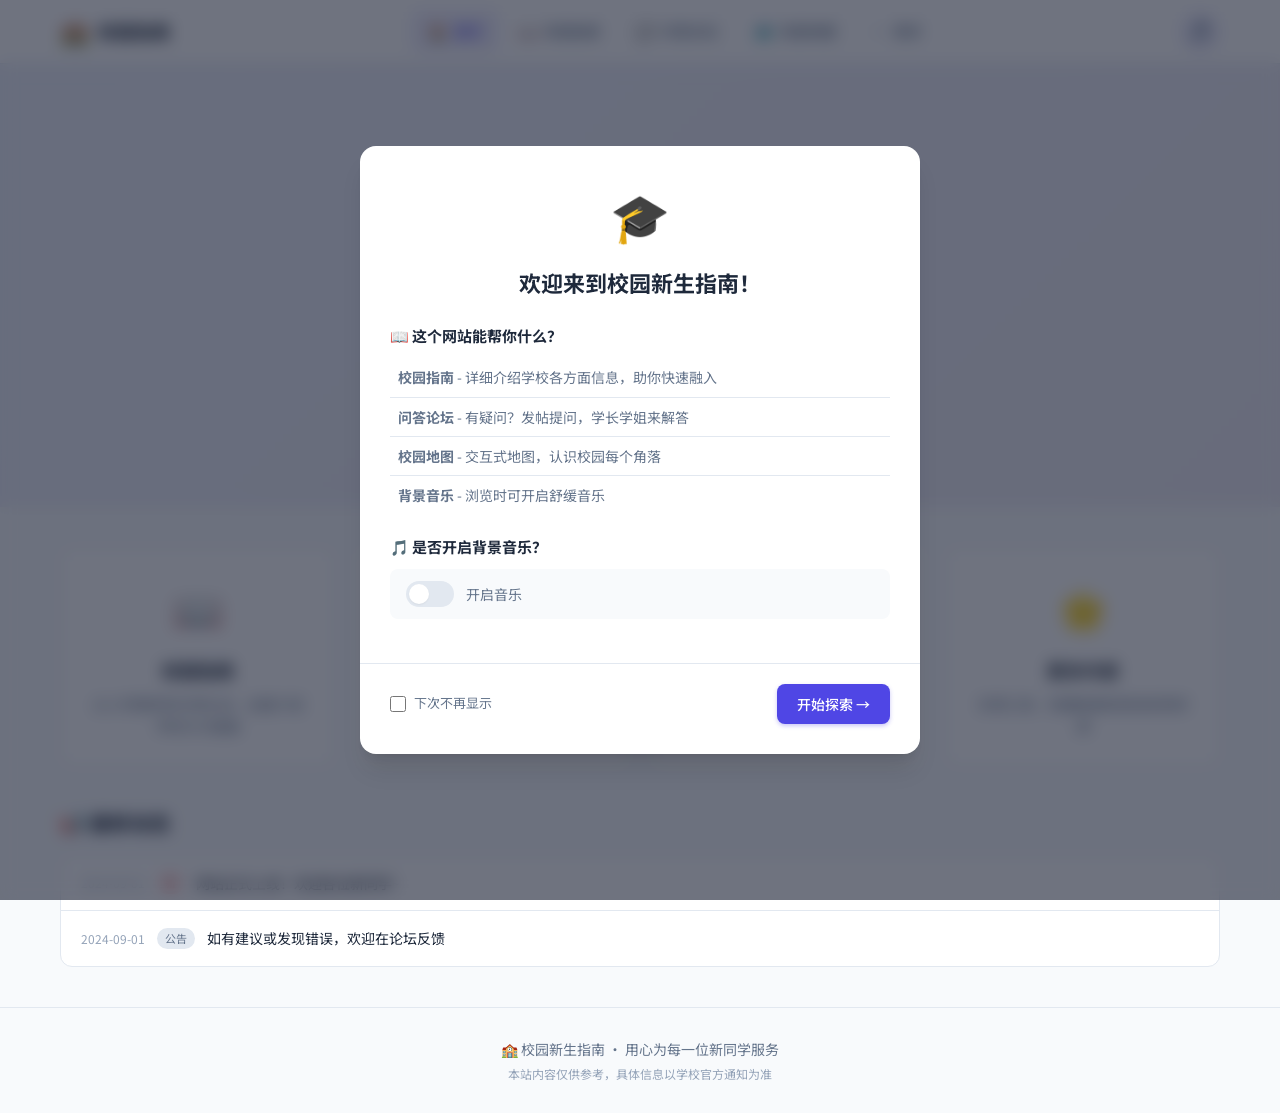
<file: index.html>
<!DOCTYPE html>
<html lang="zh-CN">
<head>
    <meta charset="UTF-8">
    <meta name="viewport" content="width=device-width, initial-scale=1.0">
    <title>校园新生指南</title>
    <link rel="stylesheet" href="css/style.css">
    <link rel="icon" href="data:image/svg+xml,<svg xmlns='http://www.w3.org/2000/svg' viewBox='0 0 100 100'><text y='.9em' font-size='90'>🏫</text></svg>">
    <!-- Google Fonts -->
    <link rel="preconnect" href="https://fonts.googleapis.com">
    <link rel="preconnect" href="https://fonts.gstatic.com" crossorigin>
    <link href="https://fonts.googleapis.com/css2?family=Noto+Sans+SC:wght@300;400;500;700&display=swap" rel="stylesheet">
</head>
<body>
    <!-- ============ 欢迎弹窗 ============ -->
    <div id="welcome-modal" class="modal-overlay">
        <div class="modal-container">
            <div class="modal-header">
                <div class="modal-icon">🎓</div>
                <h2>欢迎来到校园新生指南！</h2>
            </div>
            <div class="modal-body">
                <div class="modal-section">
                    <h3>📖 这个网站能帮你什么？</h3>
                    <ul>
                        <li><strong>校园指南</strong> - 详细介绍学校各方面信息，助你快速融入</li>
                        <li><strong>问答论坛</strong> - 有疑问？发帖提问，学长学姐来解答</li>
                        <li><strong>校园地图</strong> - 交互式地图，认识校园每个角落</li>
                        <li><strong>背景音乐</strong> - 浏览时可开启舒缓音乐</li>
                    </ul>
                </div>
                <div class="modal-section">
                    <h3>🎵 是否开启背景音乐？</h3>
                    <div class="music-toggle-modal">
                        <label class="toggle-switch">
                            <input type="checkbox" id="modal-music-toggle">
                            <span class="toggle-slider"></span>
                        </label>
                        <span class="toggle-label">开启音乐</span>
                    </div>
                    <div class="music-select-modal" id="modal-music-select" style="display:none;">
                        <select id="modal-music-choice">
                            <option value="music/track1.mp3">轻音乐 - 清晨阳光</option>
                            <option value="music/track2.mp3">钢琴曲 - 校园时光</option>
                            <option value="music/track3.mp3">自然声 - 鸟语花香</option>
                        </select>
                    </div>
                </div>
            </div>
            <div class="modal-footer">
                <label class="dont-show-again">
                    <input type="checkbox" id="dont-show-again">
                    <span>下次不再显示</span>
                </label>
                <button class="btn btn-primary" id="modal-close-btn">开始探索 →</button>
            </div>
        </div>
    </div>

    <!-- ============ 顶部导航栏 ============ -->
    <nav class="navbar" id="navbar">
        <div class="nav-container">
            <a href="#" class="nav-logo" data-page="home">
                <span class="logo-icon">🏫</span>
                <span class="logo-text">校园指南</span>
            </a>
            <div class="nav-menu" id="nav-menu">
                <a href="#" class="nav-link active" data-page="home">
                    <span class="nav-icon">🏠</span>
                    <span>首页</span>
                </a>
                <a href="#" class="nav-link" data-page="guide">
                    <span class="nav-icon">📖</span>
                    <span>校园指南</span>
                </a>
                <a href="#" class="nav-link" data-page="forum">
                    <span class="nav-icon">💬</span>
                    <span>问答论坛</span>
                </a>
                <a href="#" class="nav-link" data-page="map">
                    <span class="nav-icon">🗺️</span>
                    <span>校园地图</span>
                </a>
                <a href="#" class="nav-link" data-page="more">
                    <span class="nav-icon">⋯</span>
                    <span>更多</span>
                </a>
            </div>
            <div class="nav-actions">
                <button class="music-btn" id="music-toggle-btn" title="音乐播放器">
                    <span class="music-icon">🎵</span>
                </button>
                <button class="menu-toggle" id="menu-toggle" aria-label="菜单">
                    <span></span>
                    <span></span>
                    <span></span>
                </button>
            </div>
        </div>
    </nav>

    <!-- ============ 音乐播放器浮窗 ============ -->
    <div class="music-player" id="music-player">
        <div class="music-player-header">
            <span>🎵 音乐播放器</span>
            <button class="music-player-close" id="music-player-close">✕</button>
        </div>
        <div class="music-player-body">
            <div class="music-info">
                <div class="music-visualizer">
                    <span></span><span></span><span></span><span></span><span></span>
                </div>
                <span class="music-title" id="music-title">未播放</span>
            </div>
            <div class="music-controls">
                <button class="music-ctrl-btn" id="music-prev">⏮</button>
                <button class="music-ctrl-btn music-play-btn" id="music-play">▶</button>
                <button class="music-ctrl-btn" id="music-next">⏭</button>
            </div>
            <div class="music-volume">
                <span>🔊</span>
                <input type="range" id="music-volume" min="0" max="100" value="50">
            </div>
            <select class="music-selector" id="music-selector">
                <option value="music/track1.mp3">轻音乐 - 清晨阳光</option>
                <option value="music/track2.mp3">钢琴曲 - 校园时光</option>
                <option value="music/track3.mp3">自然声 - 鸟语花香</option>
            </select>
        </div>
    </div>

    <!-- ============ 主内容区域 ============ -->
    <main class="main-content">
        
        <!-- ===== 首页 ===== -->
        <section class="page active" id="page-home">
            <div class="hero-section">
                <div class="hero-bg"></div>
                <div class="hero-content">
                    <h1 class="hero-title">
                        <span class="hero-emoji">🎓</span>
                        欢迎，新同学！
                    </h1>
                    <p class="hero-subtitle">这里是你了解学校的第一站，我们为你准备了全面的校园指南</p>
                    <div class="hero-actions">
                        <button class="btn btn-primary btn-lg" data-navigate="guide">开始了解 →</button>
                        <button class="btn btn-outline btn-lg" data-navigate="forum">去提问 💬</button>
                    </div>
                </div>
            </div>

            <div class="container">
                <div class="features-grid">
                    <div class="feature-card" data-navigate="guide">
                        <div class="feature-icon">📖</div>
                        <h3>校园指南</h3>
                        <p>从入学报到到日常生活，全面介绍学校方方面面</p>
                    </div>
                    <div class="feature-card" data-navigate="forum">
                        <div class="feature-icon">💬</div>
                        <h3>问答论坛</h3>
                        <p>有任何疑问都可以发帖提问，热心同学为你解答</p>
                    </div>
                    <div class="feature-card" data-navigate="map">
                        <div class="feature-icon">🗺️</div>
                        <h3>校园地图</h3>
                        <p>交互式校园地图，帮你快速熟悉校园环境</p>
                    </div>
                    <div class="feature-card" data-navigate="more">
                        <div class="feature-icon">🌟</div>
                        <h3>更多内容</h3>
                        <p>实用工具、快捷链接和其他有用资源</p>
                    </div>
                </div>

                <!-- 最新动态 -->
                <div class="section-block">
                    <h2 class="section-title">📢 最新动态</h2>
                    <div class="news-list">
                        <div class="news-item">
                            <span class="news-date">2024-09-01</span>
                            <span class="news-tag new">新</span>
                            <span class="news-text">网站正式上线！欢迎各位新同学~</span>
                        </div>
                        <div class="news-item">
                            <span class="news-date">2024-09-01</span>
                            <span class="news-tag">公告</span>
                            <span class="news-text">如有建议或发现错误，欢迎在论坛反馈</span>
                        </div>
                    </div>
                </div>
            </div>
        </section>

        <!-- ===== 校园指南页 ===== -->
        <section class="page" id="page-guide">
            <div class="container">
                <div class="page-header">
                    <h1>📖 校园指南</h1>
                    <p>全面了解学校的方方面面</p>
                </div>

                <!-- 指南分类 -->
                <div class="guide-categories">
                    <button class="category-btn active" data-category="all">全部</button>
                    <button class="category-btn" data-category="enrollment">入学报到</button>
                    <button class="category-btn" data-category="academic">学习学术</button>
                    <button class="category-btn" data-category="life">校园生活</button>
                    <button class="category-btn" data-category="facility">设施服务</button>
                    <button class="category-btn" data-category="activity">社团活动</button>
                </div>

                <!-- 指南文章列表 -->
                <div class="guide-list" id="guide-list">
                    <!-- 示例文章卡片 -->
                    <article class="guide-card" data-category="enrollment" data-article="enrollment-guide">
                        <div class="guide-card-header">
                            <span class="guide-card-icon">📋</span>
                            <span class="guide-card-category">入学报到</span>
                        </div>
                        <h3>新生入学报到全流程</h3>
                        <p>从收到录取通知书开始，到完成报到的每一步详细指引...</p>
                        <div class="guide-card-footer">
                            <span class="guide-card-date">2024-08-15</span>
                            <span class="guide-card-read">阅读全文 →</span>
                        </div>
                    </article>

                    <article class="guide-card" data-category="life" data-article="dormitory-guide">
                        <div class="guide-card-header">
                            <span class="guide-card-icon">🏠</span>
                            <span class="guide-card-category">校园生活</span>
                        </div>
                        <h3>宿舍生活指南</h3>
                        <p>宿舍分配、生活用品、作息时间、室友相处...</p>
                        <div class="guide-card-footer">
                            <span class="guide-card-date">2024-08-16</span>
                            <span class="guide-card-read">阅读全文 →</span>
                        </div>
                    </article>

                    <article class="guide-card" data-category="academic" data-article="course-guide">
                        <div class="guide-card-header">
                            <span class="guide-card-icon">📚</span>
                            <span class="guide-card-category">学习学术</span>
                        </div>
                        <h3>选课与学习攻略</h3>
                        <p>如何选课、学习方法、考试安排、学分制度...</p>
                        <div class="guide-card-footer">
                            <span class="guide-card-date">2024-08-17</span>
                            <span class="guide-card-read">阅读全文 →</span>
                        </div>
                    </article>

                    <article class="guide-card" data-category="facility" data-article="facility-guide">
                        <div class="guide-card-header">
                            <span class="guide-card-icon">🏗️</span>
                            <span class="guide-card-category">设施服务</span>
                        </div>
                        <h3>校园设施与服务</h3>
                        <p>图书馆、食堂、体育馆、医务室等设施介绍...</p>
                        <div class="guide-card-footer">
                            <span class="guide-card-date">2024-08-18</span>
                            <span class="guide-card-read">阅读全文 →</span>
                        </div>
                    </article>

                    <article class="guide-card" data-category="activity" data-article="club-guide">
                        <div class="guide-card-header">
                            <span class="guide-card-icon">🎭</span>
                            <span class="guide-card-category">社团活动</span>
                        </div>
                        <h3>社团与课外活动</h3>
                        <p>丰富多彩的社团生活等你来探索...</p>
                        <div class="guide-card-footer">
                            <span class="guide-card-date">2024-08-19</span>
                            <span class="guide-card-read">阅读全文 →</span>
                        </div>
                    </article>

                    <article class="guide-card" data-category="life" data-article="food-guide">
                        <div class="guide-card-header">
                            <span class="guide-card-icon">🍜</span>
                            <span class="guide-card-category">校园生活</span>
                        </div>
                        <h3>美食与餐饮指南</h3>
                        <p>食堂推荐、周边美食、外卖攻略...</p>
                        <div class="guide-card-footer">
                            <span class="guide-card-date">2024-08-20</span>
                            <span class="guide-card-read">阅读全文 →</span>
                        </div>
                    </article>
                </div>

                <!-- 文章详情（动态显示） -->
                <div class="article-detail" id="article-detail" style="display:none;">
                    <button class="btn btn-back" id="back-to-guide">← 返回列表</button>
                    <div class="article-content" id="article-content">
                        <!-- 文章内容动态加载 -->
                    </div>
                    <!-- 评论区 -->
                    <div class="comments-section">
                        <h3 class="comments-title">💬 评论与补充</h3>
                        <p class="comments-desc">欢迎补充信息或提出疑问，评论经审核后显示</p>
                        
                        <div class="comments-list" id="comments-list">
                            <!-- 评论动态加载 -->
                            <div class="comment-placeholder">
                                <p>暂无评论，快来发表第一条吧！</p>
                            </div>
                        </div>

                        <div class="comment-form">
                            <h4>发表评论</h4>
                            <div class="form-row">
                                <div class="form-group">
                                    <label>昵称 *</label>
                                    <input type="text" id="comment-nickname" placeholder="输入你的昵称" maxlength="20">
                                </div>
                                <div class="form-group">
                                    <label>头像</label>
                                    <div class="avatar-picker" id="comment-avatar-picker">
                                        <span class="avatar-option selected" data-avatar="😊">😊</span>
                                        <span class="avatar-option" data-avatar="😎">😎</span>
                                        <span class="avatar-option" data-avatar="🤓">🤓</span>
                                        <span class="avatar-option" data-avatar="😄">😄</span>
                                        <span class="avatar-option" data-avatar="🥳">🥳</span>
                                        <span class="avatar-option" data-avatar="😇">😇</span>
                                        <span class="avatar-option" data-avatar="🤗">🤗</span>
                                        <span class="avatar-option" data-avatar="💪">💪</span>
                                    </div>
                                </div>
                            </div>
                            <div class="form-row" id="comment-info-row">
                                <div class="form-group">
                                    <label>年级 *</label>
                                    <select id="comment-grade">
                                        <option value="">选择年级</option>
                                    </select>
                                </div>
                                <div class="form-group">
                                    <label>班级 *</label>
                                    <select id="comment-class">
                                        <option value="">选择班级</option>
                                    </select>
                                </div>
                            </div>
                            <div class="form-group">
                                <label>评论内容 *</label>
                                <textarea id="comment-content" placeholder="写下你的评论..." rows="4" maxlength="500"></textarea>
                                <span class="char-count"><span id="comment-char-count">0</span>/500</span>
                            </div>
                            <button class="btn btn-primary" id="submit-comment">提交评论</button>
                            <p class="form-hint">* 年级班级信息仅管理员可见，不会公开显示</p>
                        </div>
                    </div>
                </div>
            </div>
        </section>

        <!-- ===== 问答论坛页 ===== -->
        <section class="page" id="page-forum">
            <div class="container">
                <div class="page-header">
                    <h1>💬 问答论坛</h1>
                    <p>有疑问？尽管问！学长学姐来帮忙</p>
                    <button class="btn btn-primary" id="new-post-btn">✏️ 发布新帖</button>
                </div>

                <!-- 发帖表单 -->
                <div class="post-form-container" id="post-form-container" style="display:none;">
                    <div class="post-form">
                        <h3>发布新帖子</h3>
                        <div class="form-row">
                            <div class="form-group">
                                <label>昵称 *</label>
                                <input type="text" id="post-nickname" placeholder="输入你的昵称" maxlength="20">
                            </div>
                            <div class="form-group">
                                <label>头像</label>
                                <div class="avatar-picker" id="post-avatar-picker">
                                    <span class="avatar-option selected" data-avatar="😊">😊</span>
                                    <span class="avatar-option" data-avatar="😎">😎</span>
                                    <span class="avatar-option" data-avatar="🤓">🤓</span>
                                    <span class="avatar-option" data-avatar="😄">😄</span>
                                    <span class="avatar-option" data-avatar="🥳">🥳</span>
                                    <span class="avatar-option" data-avatar="😇">😇</span>
                                    <span class="avatar-option" data-avatar="🤗">🤗</span>
                                    <span class="avatar-option" data-avatar="💪">💪</span>
                                </div>
                            </div>
                        </div>
                        <div class="form-row" id="post-info-row">
                            <div class="form-group">
                                <label>年级 *</label>
                                <select id="post-grade">
                                    <option value="">选择年级</option>
                                </select>
                            </div>
                            <div class="form-group">
                                <label>班级 *</label>
                                <select id="post-class">
                                    <option value="">选择班级</option>
                                </select>
                            </div>
                        </div>
                        <div class="form-group">
                            <label>标题 *</label>
                            <input type="text" id="post-title" placeholder="简洁描述你的问题" maxlength="50">
                        </div>
                        <div class="form-group">
                            <label>内容 *</label>
                            <textarea id="post-content" placeholder="详细描述你的问题..." rows="6" maxlength="1000"></textarea>
                            <span class="char-count"><span id="post-char-count">0</span>/1000</span>
                        </div>
                        <div class="form-group">
                            <label>分类</label>
                            <select id="post-category">
                                <option value="general">综合问题</option>
                                <option value="enrollment">入学相关</option>
                                <option value="academic">学习学术</option>
                                <option value="life">校园生活</option>
                                <option value="other">其他</option>
                            </select>
                        </div>
                        <div class="form-actions">
                            <button class="btn btn-primary" id="submit-post">提交帖子</button>
                            <button class="btn btn-outline" id="cancel-post">取消</button>
                        </div>
                        <p class="form-hint">* 帖子经审核后显示，年级班级信息仅管理员可见</p>
                    </div>
                </div>

                <!-- 帖子列表 -->
                <div class="forum-filters">
                    <button class="filter-btn active" data-filter="all">全部</button>
                    <button class="filter-btn" data-filter="general">综合</button>
                    <button class="filter-btn" data-filter="enrollment">入学</button>
                    <button class="filter-btn" data-filter="academic">学术</button>
                    <button class="filter-btn" data-filter="life">生活</button>
                    <button class="filter-btn" data-filter="other">其他</button>
                </div>

                <div class="posts-list" id="posts-list">
                    <div class="loading-placeholder">
                        <div class="loading-spinner"></div>
                        <p>加载中...</p>
                    </div>
                </div>

                <!-- 帖子详情（动态显示） -->
                <div class="post-detail" id="post-detail" style="display:none;">
                    <button class="btn btn-back" id="back-to-forum">← 返回论坛</button>
                    <div class="post-detail-content" id="post-detail-content">
                        <!-- 动态加载 -->
                    </div>
                    <!-- 回复区 -->
                    <div class="replies-section">
                        <h3>回复</h3>
                        <div class="replies-list" id="replies-list">
                            <!-- 动态加载 -->
                        </div>
                        <div class="reply-form">
                            <h4>发表回复</h4>
                            <div class="form-row">
                                <div class="form-group">
                                    <label>昵称 *</label>
                                    <input type="text" id="reply-nickname" placeholder="输入你的昵称" maxlength="20">
                                </div>
                                <div class="form-group">
                                    <label>头像</label>
                                    <div class="avatar-picker" id="reply-avatar-picker">
                                        <span class="avatar-option selected" data-avatar="😊">😊</span>
                                        <span class="avatar-option" data-avatar="😎">😎</span>
                                        <span class="avatar-option" data-avatar="🤓">🤓</span>
                                        <span class="avatar-option" data-avatar="😄">😄</span>
                                        <span class="avatar-option" data-avatar="🥳">🥳</span>
                                        <span class="avatar-option" data-avatar="😇">😇</span>
                                    </div>
                                </div>
                            </div>
                            <div class="form-row" id="reply-info-row">
                                <div class="form-group">
                                    <label>年级 *</label>
                                    <select id="reply-grade">
                                        <option value="">选择年级</option>
                                    </select>
                                </div>
                                <div class="form-group">
                                    <label>班级 *</label>
                                    <select id="reply-class">
                                        <option value="">选择班级</option>
                                    </select>
                                </div>
                            </div>
                            <div class="form-group">
                                <label>回复内容 *</label>
                                <textarea id="reply-content" placeholder="写下你的回复..." rows="4" maxlength="500"></textarea>
                            </div>
                            <button class="btn btn-primary" id="submit-reply">提交回复</button>
                            <p class="form-hint">* 回复经审核后显示，年级班级信息仅管理员可见</p>
                        </div>
                    </div>
                </div>
            </div>
        </section>

        <!-- ===== 校园地图页 ===== -->
        <section class="page" id="page-map">
            <div class="container">
                <div class="page-header">
                    <h1>🗺️ 校园地图</h1>
                    <p>点击地图上的标记查看详细信息</p>
                </div>

                <div class="map-container">
                    <div class="map-controls">
                        <button class="map-ctrl-btn" id="map-zoom-in">+</button>
                        <button class="map-ctrl-btn" id="map-zoom-out">−</button>
                        <button class="map-ctrl-btn" id="map-reset">⟲</button>
                    </div>
                    <div class="map-wrapper" id="map-wrapper">
                        <div class="map-canvas" id="map-canvas">
                            <!-- 校园地图SVG或图片 -->
                            <svg viewBox="0 0 1000 700" class="campus-map-svg" id="campus-map">
                                <!-- 背景 -->
                                <rect width="1000" height="700" fill="#e8f5e9"/>
                                
                                <!-- 道路 -->
                                <path d="M0 350 L1000 350" stroke="#bdbdbd" stroke-width="20" fill="none"/>
                                <path d="M500 0 L500 700" stroke="#bdbdbd" stroke-width="20" fill="none"/>
                                <path d="M200 350 L200 0" stroke="#e0e0e0" stroke-width="10" fill="none"/>
                                <path d="M800 350 L800 700" stroke="#e0e0e0" stroke-width="10" fill="none"/>
                                
                                <!-- 建筑物 -->
                                <!-- 教学楼 -->
                                <rect x="80" y="100" width="160" height="100" rx="5" fill="#42a5f5" class="map-building" data-building="teaching"/>
                                <text x="160" y="155" text-anchor="middle" fill="white" font-size="14" font-weight="bold">教学楼</text>
                                
                                <!-- 图书馆 -->
                                <rect x="400" y="80" width="200" height="120" rx="5" fill="#7e57c2" class="map-building" data-building="library"/>
                                <text x="500" y="145" text-anchor="middle" fill="white" font-size="14" font-weight="bold">图书馆</text>
                                
                                <!-- 食堂 -->
                                <rect x="700" y="100" width="150" height="100" rx="5" fill="#ff7043" class="map-building" data-building="canteen"/>
                                <text x="775" y="155" text-anchor="middle" fill="white" font-size="14" font-weight="bold">食堂</text>
                                
                                <!-- 体育馆 -->
                                <ellipse cx="200" cy="520" rx="100" ry="70" fill="#66bb6a" class="map-building" data-building="gym"/>
                                <text x="200" y="525" text-anchor="middle" fill="white" font-size="14" font-weight="bold">体育馆</text>
                                
                                <!-- 宿舍楼 -->
                                <rect x="650" y="450" width="200" height="150" rx="5" fill="#ffa726" class="map-building" data-building="dormitory"/>
                                <text x="750" y="530" text-anchor="middle" fill="white" font-size="14" font-weight="bold">宿舍楼</text>
                                
                                <!-- 行政楼 -->
                                <rect x="400" y="420" width="150" height="100" rx="5" fill="#78909c" class="map-building" data-building="admin-building"/>
                                <text x="475" y="475" text-anchor="middle" fill="white" font-size="14" font-weight="bold">行政楼</text>
                                
                                <!-- 操场 -->
                                <ellipse cx="160" cy="350" rx="60" ry="40" fill="#aed581" class="map-building" data-building="playground" stroke="#7cb342" stroke-width="3"/>
                                <text x="160" y="355" text-anchor="middle" fill="#33691e" font-size="11" font-weight="bold">操场</text>
                                
                                <!-- 校门 -->
                                <rect x="470" y="660" width="60" height="30" rx="3" fill="#5d4037" class="map-building" data-building="gate"/>
                                <text x="500" y="680" text-anchor="middle" fill="white" font-size="10" font-weight="bold">校门</text>

                                <!-- 树木装饰 -->
                                <circle cx="320" cy="280" r="15" fill="#4caf50" opacity="0.6"/>
                                <circle cx="350" cy="300" r="12" fill="#388e3c" opacity="0.6"/>
                                <circle cx="600" cy="380" r="15" fill="#4caf50" opacity="0.6"/>
                                <circle cx="900" cy="300" r="12" fill="#388e3c" opacity="0.6"/>
                            </svg>
                        </div>
                    </div>

                    <!-- 建筑详情面板 -->
                    <div class="map-info-panel" id="map-info-panel">
                        <div class="map-info-header">
                            <h3 id="map-info-title">点击建筑查看详情</h3>
                            <button class="map-info-close" id="map-info-close">✕</button>
                        </div>
                        <div class="map-info-body" id="map-info-body">
                            <p>请点击地图上的彩色建筑区域来查看对应的详细介绍。</p>
                        </div>
                    </div>
                </div>
            </div>
        </section>

        <!-- ===== 更多页面 ===== -->
        <section class="page" id="page-more">
            <div class="container">
                <div class="page-header">
                    <h1>🌟 更多</h1>
                    <p>实用工具与其他资源</p>
                </div>

                <div class="more-grid">
                    <div class="more-card" id="show-welcome-again">
                        <div class="more-card-icon">📋</div>
                        <h3>网站介绍</h3>
                        <p>重新查看网站功能介绍弹窗</p>
                    </div>
                    <div class="more-card">
                        <div class="more-card-icon">🔗</div>
                        <h3>学校官网</h3>
                        <p>前往学校官方网站</p>
                    </div>
                    <div class="more-card">
                        <div class="more-card-icon">📅</div>
                        <h3>校历</h3>
                        <p>查看本学年校历安排</p>
                    </div>
                    <div class="more-card">
                        <div class="more-card-icon">📞</div>
                        <h3>常用电话</h3>
                        <p>学校各部门联系方式</p>
                    </div>
                    <div class="more-card">
                        <div class="more-card-icon">🚌</div>
                        <h3>交通指南</h3>
                        <p>周边公交、地铁信息</p>
                    </div>
                    <div class="more-card">
                        <div class="more-card-icon">💡</div>
                        <h3>反馈建议</h3>
                        <p>帮助我们改进网站</p>
                    </div>
                </div>

                <!-- 关于本站 -->
                <div class="section-block">
                    <h2 class="section-title">关于本站</h2>
                    <div class="about-card">
                        <p>本网站由学长/学姐自发创建和维护，旨在帮助每一位新同学更快地适应校园生活。</p>
                        <p>网站内容持续更新中，如果你发现了错误或有任何建议，欢迎在论坛中反馈！</p>
                        <p class="about-version">版本 1.0.0 | 最后更新：2024年9月</p>
                    </div>
                </div>
            </div>
        </section>
    </main>

    <!-- ============ 底部 ============ -->
    <footer class="footer">
        <div class="container">
            <p>🏫 校园新生指南 · 用心为每一位新同学服务</p>
            <p class="footer-sub">本站内容仅供参考，具体信息以学校官方通知为准</p>
        </div>
    </footer>

    <!-- ============ Toast 提示 ============ -->
    <div class="toast-container" id="toast-container"></div>

    <!-- ============ 加载音频 ============ -->
    <audio id="bg-music" loop preload="none"></audio>

    <!-- ============ 脚本 ============ -->
    <script src="js/app.js"></script>
    <script src="js/music.js"></script>
    <script src="js/forum.js"></script>
</body>
</html>
</file>
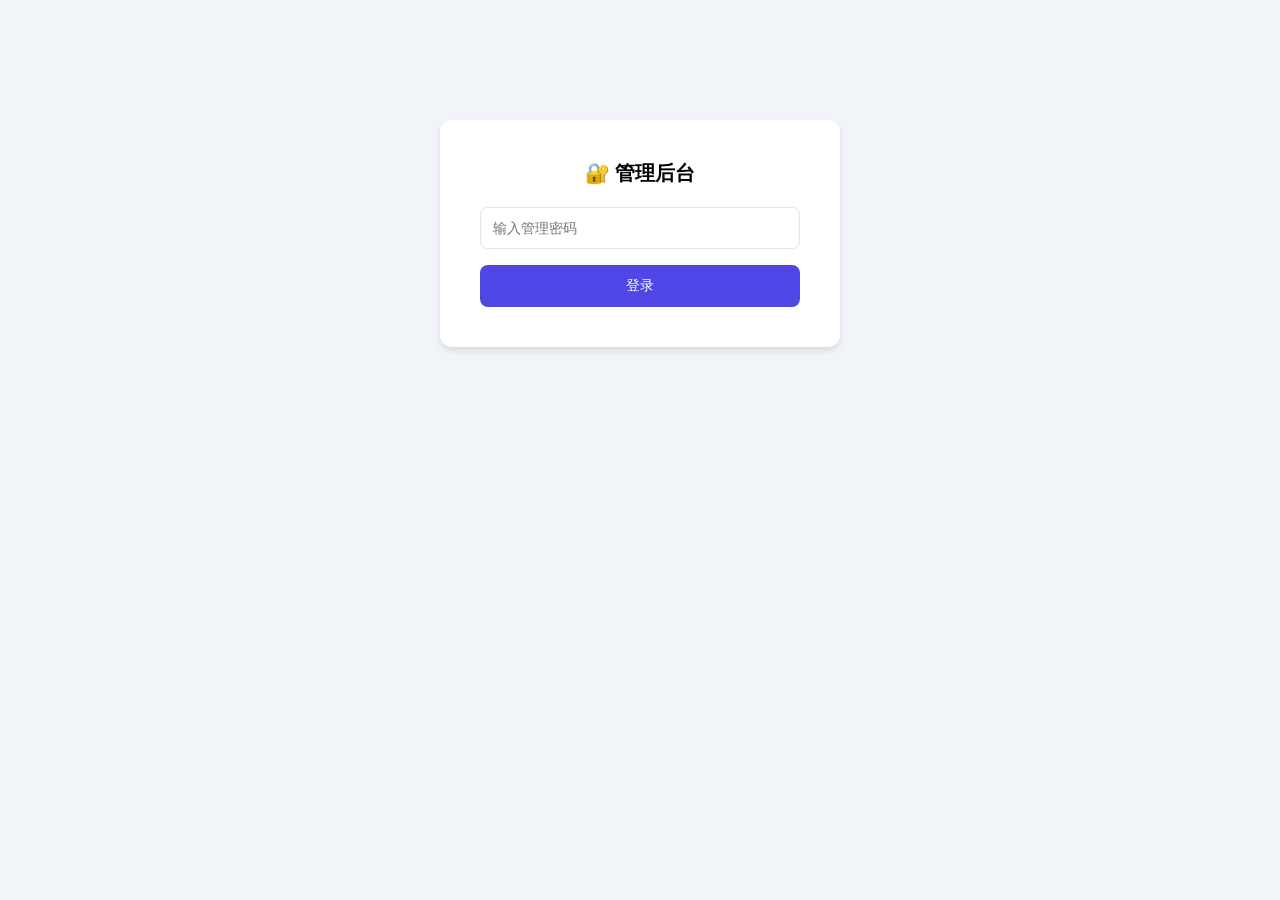
<file: admin/admin.html>
<!DOCTYPE html>
<html lang="zh-CN">
<head>
    <meta charset="UTF-8">
    <meta name="viewport" content="width=device-width, initial-scale=1.0">
    <title>管理后台 - 校园指南</title>
    <style>
        * { margin:0; padding:0; box-sizing:border-box; }
        body { font-family: -apple-system, BlinkMacSystemFont, sans-serif; background: #f1f5f9; padding: 20px; }
        .login-box { max-width: 400px; margin: 100px auto; background: white; padding: 40px; border-radius: 12px; box-shadow: 0 4px 6px rgba(0,0,0,0.1); }
        .login-box h1 { font-size: 20px; margin-bottom: 20px; text-align: center; }
        .login-box input { width: 100%; padding: 12px; border: 1px solid #e2e8f0; border-radius: 8px; margin-bottom: 16px; font-size: 14px; }
        .login-box button { width: 100%; padding: 12px; background: #4F46E5; color: white; border: none; border-radius: 8px; font-size: 14px; cursor: pointer; }
        .login-box button:hover { background: #3730A3; }
        .admin-panel { display: none; max-width: 1000px; margin: 0 auto; }
        .admin-header { display: flex; justify-content: space-between; align-items: center; margin-bottom: 24px; }
        .admin-header h1 { font-size: 22px; }
        .logout-btn { padding: 8px 16px; background: #ef4444; color: white; border: none; border-radius: 8px; cursor: pointer; }
        .tab-bar { display: flex; gap: 8px; margin-bottom: 20px; }
        .tab-btn { padding: 10px 20px; border: 1px solid #e2e8f0; background: white; border-radius: 8px; cursor: pointer; font-size: 14px; }
        .tab-btn.active { background: #4F46E5; color: white; border-color: #4F46E5; }
        .pending-item { background: white; border-radius: 12px; padding: 20px; margin-bottom: 16px; border: 1px solid #e2e8f0; }
        .pending-item h3 { font-size: 16px; margin-bottom: 8px; }
        .pending-meta { font-size: 12px; color: #64748b; margin-bottom: 12px; }
        .pending-meta .private-info { color: #ef4444; font-weight: 500; }
        .pending-content { font-size: 14px; color: #475569; margin-bottom: 16px; padding: 12px; background: #f8fafc; border-radius: 8px; }
        .pending-actions { display: flex; gap: 8px; }
        .approve-btn { padding: 8px 16px; background: #10b981; color: white; border: none; border-radius: 6px; cursor: pointer; }
        .reject-btn { padding: 8px 16px; background: #ef4444; color: white; border: none; border-radius: 6px; cursor: pointer; }
        .empty-state { text-align: center; padding: 60px; color: #94a3b8; }
        .stats { display: grid; grid-template-columns: repeat(auto-fit, minmax(150px, 1fr)); gap: 16px; margin-bottom: 24px; }
        .stat-card { background: white; border-radius: 12px; padding: 20px; text-align: center; border: 1px solid #e2e8f0; }
        .stat-card .number { font-size: 28px; font-weight: 700; color: #4F46E5; }
        .stat-card .label { font-size: 12px; color: #64748b; margin-top: 4px; }
    </style>
</head>
<body>
    <!-- 登录 -->
    <div class="login-box" id="login-box">
        <h1>🔐 管理后台</h1>
        <input type="password" id="admin-password" placeholder="输入管理密码">
        <button onclick="adminLogin()">登录</button>
    </div>

    <!-- 管理面板 -->
    <div class="admin-panel" id="admin-panel">
        <div class="admin-header">
            <h1>📋 内容审核管理</h1>
            <button class="logout-btn" onclick="adminLogout()">退出登录</button>
        </div>

        <div class="stats" id="stats">
            <div class="stat-card">
                <div class="number" id="stat-pending">0</div>
                <div class="label">待审核</div>
            </div>
            <div class="stat-card">
                <div class="number" id="stat-approved">0</div>
                <div class="label">已通过</div>
            </div>
            <div class="stat-card">
                <div class="number" id="stat-rejected">0</div>
                <div class="label">已拒绝</div>
            </div>
        </div>

        <div class="tab-bar">
            <button class="tab-btn active" data-tab="posts">帖子</button>
            <button class="tab-btn" data-tab="comments">评论</button>
            <button class="tab-btn" data-tab="replies">回复</button>
        </div>

        <div id="pending-list">
            <div class="empty-state">暂无待审核内容</div>
        </div>
    </div>

    <script>
        // 配置 - 修改为你的 Worker URL
        const API_BASE = 'https://your-worker.your-subdomain.workers.dev';
        let adminToken = '';

        function adminLogin() {
            const password = document.getElementById('admin-password').value;
            fetch(`${API_BASE}/api/admin/login`, {
                method: 'POST',
                headers: { 'Content-Type': 'application/json' },
                body: JSON.stringify({ password })
            })
            .then(r => r.json())
            .then(data => {
                if (data.success) {
                    adminToken = data.token;
                    document.getElementById('login-box').style.display = 'none';
                    document.getElementById('admin-panel').style.display = 'block';
                    loadPending('posts');
                } else {
                    alert('密码错误');
                }
            })
            .catch(() => alert('连接失败'));
        }

        function adminLogout() {
            adminToken = '';
            document.getElementById('login-box').style.display = 'block';
            document.getElementById('admin-panel').style.display = 'none';
        }

        // Tab 切换
        document.querySelectorAll('.tab-btn').forEach(btn => {
            btn.addEventListener('click', () => {
                document.querySelectorAll('.tab-btn').forEach(b => b.classList.remove('active'));
                btn.classList.add('active');
                loadPending(btn.dataset.tab);
            });
        });

        function loadPending(type) {
            fetch(`${API_BASE}/api/admin/pending?type=${type}`, {
                headers: { 'Authorization': `Bearer ${adminToken}` }
            })
            .then(r => r.json())
            .then(data => {
                const list = document.getElementById('pending-list');
                if (!data.items || data.items.length === 0) {
                    list.innerHTML = '<div class="empty-state">暂无待审核内容 ✨</div>';
                    return;
                }
                list.innerHTML = data.items.map(item => `
                    <div class="pending-item">
                        <h3>${item.title || '评论/回复'}</h3>
                        <div class="pending-meta">
                            <span>昵称: ${item.nickname} (${item.avatar})</span> · 
                            <span class="private-info">年级: ${item.grade} | 班级: ${item.class_num}</span> · 
                            <span>${new Date(item.created_at).toLocaleString()}</span>
                        </div>
                        <div class="pending-content">${item.content}</div>
                        <div class="pending-actions">
                            <button class="approve-btn" onclick="handleReview(${item.id}, '${type}', 'approve')">✓ 通过</button>
                            <button class="reject-btn" onclick="handleReview(${item.id}, '${type}', 'reject')">✗ 拒绝</button>
                        </div>
                    </div>
                `).join('');
                
                // Update stats
                document.getElementById('stat-pending').textContent = data.pending_count || 0;
                document.getElementById('stat-approved').textContent = data.approved_count || 0;
                document.getElementById('stat-rejected').textContent = data.rejected_count || 0;
            });
        }

        function handleReview(id, type, action) {
            fetch(`${API_BASE}/api/admin/review`, {
                method: 'POST',
                headers: {
                    'Content-Type': 'application/json',
                    'Authorization': `Bearer ${adminToken}`
                },
                body: JSON.stringify({ id, type, action })
            })
            .then(r => r.json())
            .then(data => {
                if (data.success) {
                    // 重新加载
                    const activeTab = document.querySelector('.tab-btn.active').dataset.tab;
                    loadPending(activeTab);
                }
            });
        }

        // 回车登录
        document.getElementById('admin-password').addEventListener('keydown', e => {
            if (e.key === 'Enter') adminLogin();
        });
    </script>
</body>
</html>
</file>
<file: css/style.css>
/* ============================================
   校园新生指南 - 样式表
   ============================================ */

/* === 基础重置与变量 === */
:root {
    --primary: #4F46E5;
    --primary-light: #818CF8;
    --primary-dark: #3730A3;
    --secondary: #10B981;
    --secondary-light: #34D399;
    --accent: #F59E0B;
    --danger: #EF4444;
    --bg: #F8FAFC;
    --bg-card: #FFFFFF;
    --bg-dark: #1E293B;
    --text: #1E293B;
    --text-secondary: #64748B;
    --text-light: #94A3B8;
    --border: #E2E8F0;
    --shadow-sm: 0 1px 2px rgba(0,0,0,0.05);
    --shadow: 0 4px 6px -1px rgba(0,0,0,0.1), 0 2px 4px -2px rgba(0,0,0,0.1);
    --shadow-lg: 0 10px 15px -3px rgba(0,0,0,0.1), 0 4px 6px -4px rgba(0,0,0,0.1);
    --shadow-xl: 0 20px 25px -5px rgba(0,0,0,0.1), 0 8px 10px -6px rgba(0,0,0,0.1);
    --radius: 12px;
    --radius-sm: 8px;
    --radius-lg: 16px;
    --transition: all 0.3s cubic-bezier(0.4, 0, 0.2, 1);
    --font: 'Noto Sans SC', -apple-system, BlinkMacSystemFont, sans-serif;
    --nav-height: 64px;
}

* {
    margin: 0;
    padding: 0;
    box-sizing: border-box;
}

html {
    scroll-behavior: smooth;
    font-size: 16px;
}

body {
    font-family: var(--font);
    background: var(--bg);
    color: var(--text);
    line-height: 1.6;
    min-height: 100vh;
    overflow-x: hidden;
    padding-top: var(--nav-height);
}

/* === 通用工具类 === */
.container {
    max-width: 1200px;
    margin: 0 auto;
    padding: 0 20px;
}

.btn {
    display: inline-flex;
    align-items: center;
    gap: 6px;
    padding: 10px 20px;
    border: none;
    border-radius: var(--radius-sm);
    font-size: 14px;
    font-weight: 500;
    font-family: var(--font);
    cursor: pointer;
    transition: var(--transition);
    text-decoration: none;
}

.btn-primary {
    background: var(--primary);
    color: white;
    box-shadow: 0 2px 4px rgba(79, 70, 229, 0.3);
}

.btn-primary:hover {
    background: var(--primary-dark);
    transform: translateY(-1px);
    box-shadow: 0 4px 8px rgba(79, 70, 229, 0.4);
}

.btn-outline {
    background: transparent;
    color: var(--primary);
    border: 2px solid var(--primary);
}

.btn-outline:hover {
    background: var(--primary);
    color: white;
}

.btn-lg {
    padding: 14px 28px;
    font-size: 16px;
    border-radius: var(--radius);
}

.btn-back {
    background: var(--bg);
    color: var(--text-secondary);
    border: 1px solid var(--border);
    margin-bottom: 20px;
}

.btn-back:hover {
    background: var(--border);
}

/* === 导航栏 === */
.navbar {
    position: fixed;
    top: 0;
    left: 0;
    right: 0;
    height: var(--nav-height);
    background: rgba(255, 255, 255, 0.92);
    backdrop-filter: blur(20px);
    -webkit-backdrop-filter: blur(20px);
    border-bottom: 1px solid var(--border);
    z-index: 1000;
    transition: var(--transition);
}

.navbar.scrolled {
    box-shadow: var(--shadow);
}

.nav-container {
    max-width: 1200px;
    margin: 0 auto;
    padding: 0 20px;
    height: 100%;
    display: flex;
    align-items: center;
    justify-content: space-between;
}

.nav-logo {
    display: flex;
    align-items: center;
    gap: 8px;
    text-decoration: none;
    color: var(--text);
    font-weight: 700;
    font-size: 18px;
}

.logo-icon {
    font-size: 24px;
}

.nav-menu {
    display: flex;
    align-items: center;
    gap: 4px;
}

.nav-link {
    display: flex;
    align-items: center;
    gap: 6px;
    padding: 8px 16px;
    border-radius: var(--radius-sm);
    text-decoration: none;
    color: var(--text-secondary);
    font-size: 14px;
    font-weight: 500;
    transition: var(--transition);
}

.nav-link:hover {
    color: var(--primary);
    background: rgba(79, 70, 229, 0.05);
}

.nav-link.active {
    color: var(--primary);
    background: rgba(79, 70, 229, 0.1);
}

.nav-icon {
    font-size: 16px;
}

.nav-actions {
    display: flex;
    align-items: center;
    gap: 8px;
}

.music-btn {
    width: 40px;
    height: 40px;
    border-radius: 50%;
    border: none;
    background: rgba(79, 70, 229, 0.1);
    cursor: pointer;
    display: flex;
    align-items: center;
    justify-content: center;
    font-size: 18px;
    transition: var(--transition);
}

.music-btn:hover {
    background: rgba(79, 70, 229, 0.2);
    transform: scale(1.05);
}

.music-btn.playing {
    animation: pulse 2s infinite;
    background: rgba(79, 70, 229, 0.2);
}

@keyframes pulse {
    0%, 100% { box-shadow: 0 0 0 0 rgba(79, 70, 229, 0.4); }
    50% { box-shadow: 0 0 0 8px rgba(79, 70, 229, 0); }
}

/* 汉堡菜单 */
.menu-toggle {
    display: none;
    flex-direction: column;
    gap: 5px;
    width: 36px;
    height: 36px;
    align-items: center;
    justify-content: center;
    border: none;
    background: none;
    cursor: pointer;
    padding: 6px;
    border-radius: var(--radius-sm);
}

.menu-toggle span {
    display: block;
    width: 22px;
    height: 2px;
    background: var(--text);
    border-radius: 2px;
    transition: var(--transition);
}

.menu-toggle.active span:nth-child(1) {
    transform: rotate(45deg) translate(5px, 5px);
}

.menu-toggle.active span:nth-child(2) {
    opacity: 0;
}

.menu-toggle.active span:nth-child(3) {
    transform: rotate(-45deg) translate(5px, -5px);
}

/* === 弹窗 === */
.modal-overlay {
    position: fixed;
    top: 0;
    left: 0;
    right: 0;
    bottom: 0;
    background: rgba(15, 23, 42, 0.6);
    backdrop-filter: blur(8px);
    -webkit-backdrop-filter: blur(8px);
    z-index: 10000;
    display: flex;
    align-items: center;
    justify-content: center;
    padding: 20px;
    opacity: 0;
    visibility: hidden;
    transition: var(--transition);
}

.modal-overlay.active {
    opacity: 1;
    visibility: visible;
}

.modal-container {
    background: white;
    border-radius: var(--radius-lg);
    max-width: 560px;
    width: 100%;
    max-height: 85vh;
    overflow-y: auto;
    box-shadow: var(--shadow-xl);
    transform: scale(0.9) translateY(20px);
    transition: var(--transition);
}

.modal-overlay.active .modal-container {
    transform: scale(1) translateY(0);
}

.modal-header {
    padding: 30px 30px 0;
    text-align: center;
}

.modal-icon {
    font-size: 48px;
    margin-bottom: 12px;
}

.modal-header h2 {
    font-size: 22px;
    color: var(--text);
}

.modal-body {
    padding: 24px 30px;
}

.modal-section {
    margin-bottom: 20px;
}

.modal-section h3 {
    font-size: 15px;
    margin-bottom: 10px;
    color: var(--text);
}

.modal-section ul {
    list-style: none;
    padding: 0;
}

.modal-section li {
    padding: 8px 0;
    padding-left: 8px;
    font-size: 14px;
    color: var(--text-secondary);
    border-bottom: 1px solid var(--border);
}

.modal-section li:last-child {
    border-bottom: none;
}

.music-toggle-modal {
    display: flex;
    align-items: center;
    gap: 12px;
    padding: 12px 16px;
    background: var(--bg);
    border-radius: var(--radius-sm);
}

.toggle-switch {
    position: relative;
    width: 48px;
    height: 26px;
    display: inline-block;
}

.toggle-switch input {
    opacity: 0;
    width: 0;
    height: 0;
}

.toggle-slider {
    position: absolute;
    cursor: pointer;
    top: 0;
    left: 0;
    right: 0;
    bottom: 0;
    background: var(--border);
    border-radius: 26px;
    transition: var(--transition);
}

.toggle-slider:before {
    content: '';
    position: absolute;
    height: 20px;
    width: 20px;
    left: 3px;
    bottom: 3px;
    background: white;
    border-radius: 50%;
    transition: var(--transition);
    box-shadow: var(--shadow-sm);
}

.toggle-switch input:checked + .toggle-slider {
    background: var(--primary);
}

.toggle-switch input:checked + .toggle-slider:before {
    transform: translateX(22px);
}

.toggle-label {
    font-size: 14px;
    color: var(--text-secondary);
}

.music-select-modal {
    margin-top: 12px;
}

.music-select-modal select {
    width: 100%;
    padding: 10px 14px;
    border: 1px solid var(--border);
    border-radius: var(--radius-sm);
    font-size: 14px;
    font-family: var(--font);
    color: var(--text);
    background: white;
    cursor: pointer;
}

.modal-footer {
    padding: 20px 30px 30px;
    display: flex;
    align-items: center;
    justify-content: space-between;
    border-top: 1px solid var(--border);
}

.dont-show-again {
    display: flex;
    align-items: center;
    gap: 8px;
    font-size: 13px;
    color: var(--text-secondary);
    cursor: pointer;
}

.dont-show-again input {
    width: 16px;
    height: 16px;
    accent-color: var(--primary);
}

/* === 英雄区域 === */
.hero-section {
    position: relative;
    padding: 80px 20px;
    text-align: center;
    overflow: hidden;
    margin-bottom: 40px;
}

.hero-bg {
    position: absolute;
    top: 0;
    left: 0;
    right: 0;
    bottom: 0;
    background: linear-gradient(135deg, #667eea 0%, #764ba2 100%);
    opacity: 0.08;
    z-index: -1;
}

.hero-content {
    max-width: 700px;
    margin: 0 auto;
}

.hero-emoji {
    font-size: 48px;
    display: block;
    margin-bottom: 16px;
}

.hero-title {
    font-size: 36px;
    font-weight: 700;
    margin-bottom: 16px;
    color: var(--text);
}

.hero-subtitle {
    font-size: 18px;
    color: var(--text-secondary);
    margin-bottom: 32px;
    line-height: 1.6;
}

.hero-actions {
    display: flex;
    gap: 16px;
    justify-content: center;
    flex-wrap: wrap;
}

/* === 功能卡片网格 === */
.features-grid {
    display: grid;
    grid-template-columns: repeat(auto-fit, minmax(250px, 1fr));
    gap: 20px;
    margin-bottom: 40px;
}

.feature-card {
    background: var(--bg-card);
    border-radius: var(--radius);
    padding: 28px;
    text-align: center;
    border: 1px solid var(--border);
    transition: var(--transition);
    cursor: pointer;
}

.feature-card:hover {
    transform: translateY(-4px);
    box-shadow: var(--shadow-lg);
    border-color: var(--primary-light);
}

.feature-icon {
    font-size: 40px;
    margin-bottom: 16px;
}

.feature-card h3 {
    font-size: 18px;
    margin-bottom: 8px;
    color: var(--text);
}

.feature-card p {
    font-size: 14px;
    color: var(--text-secondary);
}

/* === 区块标题 === */
.section-block {
    margin-bottom: 40px;
}

.section-title {
    font-size: 20px;
    font-weight: 700;
    margin-bottom: 16px;
    color: var(--text);
}

/* === 新闻列表 === */
.news-list {
    background: var(--bg-card);
    border-radius: var(--radius);
    border: 1px solid var(--border);
    overflow: hidden;
}

.news-item {
    display: flex;
    align-items: center;
    gap: 12px;
    padding: 16px 20px;
    border-bottom: 1px solid var(--border);
    transition: var(--transition);
}

.news-item:last-child {
    border-bottom: none;
}

.news-item:hover {
    background: var(--bg);
}

.news-date {
    font-size: 12px;
    color: var(--text-light);
    white-space: nowrap;
}

.news-tag {
    font-size: 11px;
    padding: 2px 8px;
    border-radius: 20px;
    background: var(--border);
    color: var(--text-secondary);
    white-space: nowrap;
}

.news-tag.new {
    background: rgba(239, 68, 68, 0.1);
    color: var(--danger);
}

.news-text {
    font-size: 14px;
    color: var(--text);
}

/* === 页面头部 === */
.page-header {
    text-align: center;
    padding: 40px 0 30px;
}

.page-header h1 {
    font-size: 28px;
    margin-bottom: 8px;
}

.page-header p {
    color: var(--text-secondary);
    font-size: 15px;
    margin-bottom: 20px;
}

/* === 指南分类 === */
.guide-categories {
    display: flex;
    flex-wrap: wrap;
    gap: 8px;
    margin-bottom: 24px;
    justify-content: center;
}

.category-btn {
    padding: 8px 18px;
    border: 1px solid var(--border);
    border-radius: 20px;
    background: var(--bg-card);
    font-size: 13px;
    font-family: var(--font);
    color: var(--text-secondary);
    cursor: pointer;
    transition: var(--transition);
}

.category-btn:hover {
    border-color: var(--primary-light);
    color: var(--primary);
}

.category-btn.active {
    background: var(--primary);
    color: white;
    border-color: var(--primary);
}

/* === 指南文章卡片 === */
.guide-list {
    display: grid;
    grid-template-columns: repeat(auto-fill, minmax(320px, 1fr));
    gap: 20px;
    margin-bottom: 40px;
}

.guide-card {
    background: var(--bg-card);
    border-radius: var(--radius);
    padding: 24px;
    border: 1px solid var(--border);
    cursor: pointer;
    transition: var(--transition);
}

.guide-card:hover {
    transform: translateY(-2px);
    box-shadow: var(--shadow);
    border-color: var(--primary-light);
}

.guide-card-header {
    display: flex;
    align-items: center;
    gap: 10px;
    margin-bottom: 12px;
}

.guide-card-icon {
    font-size: 24px;
}

.guide-card-category {
    font-size: 12px;
    padding: 3px 10px;
    border-radius: 20px;
    background: rgba(79, 70, 229, 0.08);
    color: var(--primary);
}

.guide-card h3 {
    font-size: 17px;
    margin-bottom: 8px;
    color: var(--text);
}

.guide-card p {
    font-size: 14px;
    color: var(--text-secondary);
    margin-bottom: 16px;
    display: -webkit-box;
    -webkit-line-clamp: 2;
    -webkit-box-orient: vertical;
    overflow: hidden;
}

.guide-card-footer {
    display: flex;
    justify-content: space-between;
    align-items: center;
}

.guide-card-date {
    font-size: 12px;
    color: var(--text-light);
}

.guide-card-read {
    font-size: 13px;
    color: var(--primary);
    font-weight: 500;
}

/* === 文章详情 === */
.article-detail {
    padding-bottom: 40px;
}

.article-content {
    background: var(--bg-card);
    border-radius: var(--radius);
    padding: 32px;
    border: 1px solid var(--border);
    margin-bottom: 32px;
}

.article-content h1 {
    font-size: 24px;
    margin-bottom: 16px;
}

.article-content h2 {
    font-size: 20px;
    margin: 24px 0 12px;
    color: var(--primary-dark);
}

.article-content h3 {
    font-size: 17px;
    margin: 20px 0 10px;
}

.article-content p {
    margin-bottom: 14px;
    line-height: 1.8;
    color: var(--text-secondary);
}

.article-content ul, .article-content ol {
    margin: 12px 0;
    padding-left: 24px;
}

.article-content li {
    margin-bottom: 8px;
    line-height: 1.7;
    color: var(--text-secondary);
}

/* === 评论区 === */
.comments-section {
    background: var(--bg-card);
    border-radius: var(--radius);
    padding: 28px;
    border: 1px solid var(--border);
}

.comments-title {
    font-size: 18px;
    margin-bottom: 4px;
}

.comments-desc {
    font-size: 13px;
    color: var(--text-light);
    margin-bottom: 20px;
}

.comments-list {
    margin-bottom: 24px;
}

.comment-item {
    display: flex;
    gap: 12px;
    padding: 16px 0;
    border-bottom: 1px solid var(--border);
}

.comment-item:last-child {
    border-bottom: none;
}

.comment-avatar {
    font-size: 32px;
    width: 40px;
    height: 40px;
    display: flex;
    align-items: center;
    justify-content: center;
    background: var(--bg);
    border-radius: 50%;
    flex-shrink: 0;
}

.comment-body {
    flex: 1;
}

.comment-meta {
    display: flex;
    align-items: center;
    gap: 8px;
    margin-bottom: 6px;
}

.comment-name {
    font-size: 14px;
    font-weight: 600;
    color: var(--text);
}

.comment-time {
    font-size: 12px;
    color: var(--text-light);
}

.comment-text {
    font-size: 14px;
    color: var(--text-secondary);
    line-height: 1.6;
}

.comment-placeholder {
    text-align: center;
    padding: 30px;
    color: var(--text-light);
    font-size: 14px;
}

/* === 表单 === */
.comment-form, .reply-form, .post-form {
    background: var(--bg);
    border-radius: var(--radius-sm);
    padding: 24px;
    border: 1px solid var(--border);
}

.comment-form h4, .reply-form h4, .post-form h3 {
    margin-bottom: 16px;
    font-size: 16px;
}

.form-row {
    display: grid;
    grid-template-columns: 1fr 1fr;
    gap: 16px;
    margin-bottom: 16px;
}

.form-group {
    margin-bottom: 16px;
}

.form-group label {
    display: block;
    font-size: 13px;
    font-weight: 500;
    color: var(--text);
    margin-bottom: 6px;
}

.form-group input,
.form-group textarea,
.form-group select {
    width: 100%;
    padding: 10px 14px;
    border: 1px solid var(--border);
    border-radius: var(--radius-sm);
    font-size: 14px;
    font-family: var(--font);
    color: var(--text);
    background: white;
    transition: var(--transition);
}

.form-group input:focus,
.form-group textarea:focus,
.form-group select:focus {
    outline: none;
    border-color: var(--primary);
    box-shadow: 0 0 0 3px rgba(79, 70, 229, 0.1);
}

.form-group textarea {
    resize: vertical;
    min-height: 80px;
}

.char-count {
    display: block;
    text-align: right;
    font-size: 12px;
    color: var(--text-light);
    margin-top: 4px;
}

.form-hint {
    font-size: 12px;
    color: var(--text-light);
    margin-top: 12px;
    font-style: italic;
}

.form-actions {
    display: flex;
    gap: 12px;
    margin-top: 8px;
}

/* === 头像选择器 === */
.avatar-picker {
    display: flex;
    flex-wrap: wrap;
    gap: 8px;
}

.avatar-option {
    width: 36px;
    height: 36px;
    display: flex;
    align-items: center;
    justify-content: center;
    font-size: 20px;
    border-radius: 50%;
    border: 2px solid transparent;
    cursor: pointer;
    transition: var(--transition);
    background: var(--bg);
}

.avatar-option:hover {
    border-color: var(--primary-light);
    transform: scale(1.1);
}

.avatar-option.selected {
    border-color: var(--primary);
    background: rgba(79, 70, 229, 0.1);
}

/* === 论坛 === */
.forum-filters {
    display: flex;
    flex-wrap: wrap;
    gap: 8px;
    margin-bottom: 20px;
}

.filter-btn {
    padding: 6px 14px;
    border: 1px solid var(--border);
    border-radius: 20px;
    background: var(--bg-card);
    font-size: 13px;
    font-family: var(--font);
    color: var(--text-secondary);
    cursor: pointer;
    transition: var(--transition);
}

.filter-btn:hover {
    border-color: var(--primary-light);
}

.filter-btn.active {
    background: var(--primary);
    color: white;
    border-color: var(--primary);
}

.post-form-container {
    margin-bottom: 24px;
}

.posts-list {
    display: flex;
    flex-direction: column;
    gap: 12px;
    margin-bottom: 40px;
}

.post-card {
    background: var(--bg-card);
    border-radius: var(--radius);
    padding: 20px;
    border: 1px solid var(--border);
    cursor: pointer;
    transition: var(--transition);
}

.post-card:hover {
    border-color: var(--primary-light);
    box-shadow: var(--shadow-sm);
}

.post-card-header {
    display: flex;
    align-items: center;
    gap: 10px;
    margin-bottom: 10px;
}

.post-card-avatar {
    font-size: 24px;
}

.post-card-author {
    font-size: 14px;
    font-weight: 500;
}

.post-card-time {
    font-size: 12px;
    color: var(--text-light);
    margin-left: auto;
}

.post-card-title {
    font-size: 16px;
    font-weight: 600;
    margin-bottom: 8px;
    color: var(--text);
}

.post-card-preview {
    font-size: 14px;
    color: var(--text-secondary);
    display: -webkit-box;
    -webkit-line-clamp: 2;
    -webkit-box-orient: vertical;
    overflow: hidden;
    margin-bottom: 12px;
}

.post-card-footer {
    display: flex;
    align-items: center;
    gap: 16px;
}

.post-card-tag {
    font-size: 11px;
    padding: 2px 10px;
    border-radius: 20px;
    background: rgba(79, 70, 229, 0.08);
    color: var(--primary);
}

.post-card-replies {
    font-size: 12px;
    color: var(--text-light);
}

/* === 帖子详情 === */
.post-detail-content {
    background: var(--bg-card);
    border-radius: var(--radius);
    padding: 28px;
    border: 1px solid var(--border);
    margin-bottom: 24px;
}

.post-detail-title {
    font-size: 22px;
    margin-bottom: 16px;
}

.post-detail-meta {
    display: flex;
    align-items: center;
    gap: 12px;
    margin-bottom: 20px;
    padding-bottom: 16px;
    border-bottom: 1px solid var(--border);
}

.post-detail-body {
    font-size: 15px;
    line-height: 1.8;
    color: var(--text-secondary);
}

.replies-section {
    background: var(--bg-card);
    border-radius: var(--radius);
    padding: 28px;
    border: 1px solid var(--border);
}

.replies-section h3 {
    margin-bottom: 16px;
}

.replies-list {
    margin-bottom: 24px;
}

/* === 地图 === */
.map-container {
    position: relative;
    margin-bottom: 40px;
}

.map-wrapper {
    background: var(--bg-card);
    border-radius: var(--radius);
    border: 1px solid var(--border);
    overflow: hidden;
    position: relative;
    touch-action: none;
}

.map-canvas {
    width: 100%;
    padding: 20px;
    transition: transform 0.3s ease;
    transform-origin: center center;
}

.campus-map-svg {
    width: 100%;
    height: auto;
    display: block;
}

.map-building {
    cursor: pointer;
    transition: var(--transition);
}

.map-building:hover {
    opacity: 0.8;
    filter: brightness(1.1);
    transform-origin: center;
}

.map-controls {
    position: absolute;
    top: 16px;
    right: 16px;
    display: flex;
    flex-direction: column;
    gap: 8px;
    z-index: 10;
}

.map-ctrl-btn {
    width: 36px;
    height: 36px;
    border-radius: var(--radius-sm);
    border: 1px solid var(--border);
    background: white;
    font-size: 18px;
    cursor: pointer;
    display: flex;
    align-items: center;
    justify-content: center;
    transition: var(--transition);
    box-shadow: var(--shadow-sm);
}

.map-ctrl-btn:hover {
    background: var(--bg);
}

.map-info-panel {
    background: var(--bg-card);
    border-radius: var(--radius);
    border: 1px solid var(--border);
    padding: 20px;
    margin-top: 16px;
    box-shadow: var(--shadow-sm);
}

.map-info-header {
    display: flex;
    justify-content: space-between;
    align-items: center;
    margin-bottom: 12px;
}

.map-info-header h3 {
    font-size: 16px;
}

.map-info-close {
    width: 28px;
    height: 28px;
    border: none;
    background: var(--bg);
    border-radius: 50%;
    cursor: pointer;
    display: flex;
    align-items: center;
    justify-content: center;
    font-size: 14px;
    transition: var(--transition);
}

.map-info-close:hover {
    background: var(--border);
}

.map-info-body {
    font-size: 14px;
    color: var(--text-secondary);
    line-height: 1.7;
}

/* === 更多页面 === */
.more-grid {
    display: grid;
    grid-template-columns: repeat(auto-fill, minmax(200px, 1fr));
    gap: 16px;
    margin-bottom: 40px;
}

.more-card {
    background: var(--bg-card);
    border-radius: var(--radius);
    padding: 24px;
    text-align: center;
    border: 1px solid var(--border);
    cursor: pointer;
    transition: var(--transition);
}

.more-card:hover {
    transform: translateY(-2px);
    box-shadow: var(--shadow);
    border-color: var(--primary-light);
}

.more-card-icon {
    font-size: 32px;
    margin-bottom: 12px;
}

.more-card h3 {
    font-size: 15px;
    margin-bottom: 6px;
}

.more-card p {
    font-size: 13px;
    color: var(--text-secondary);
}

.about-card {
    background: var(--bg-card);
    border-radius: var(--radius);
    padding: 24px;
    border: 1px solid var(--border);
}

.about-card p {
    font-size: 14px;
    color: var(--text-secondary);
    margin-bottom: 8px;
}

.about-version {
    font-size: 12px !important;
    color: var(--text-light) !important;
    margin-top: 12px !important;
}

/* === 音乐播放器浮窗 === */
.music-player {
    position: fixed;
    bottom: 20px;
    right: 20px;
    width: 300px;
    background: white;
    border-radius: var(--radius);
    box-shadow: var(--shadow-xl);
    border: 1px solid var(--border);
    z-index: 9000;
    overflow: hidden;
    transform: translateY(120%) scale(0.9);
    opacity: 0;
    transition: var(--transition);
}

.music-player.active {
    transform: translateY(0) scale(1);
    opacity: 1;
}

.music-player-header {
    display: flex;
    justify-content: space-between;
    align-items: center;
    padding: 12px 16px;
    background: var(--primary);
    color: white;
    font-size: 14px;
    font-weight: 500;
}

.music-player-close {
    width: 24px;
    height: 24px;
    border: none;
    background: rgba(255,255,255,0.2);
    color: white;
    border-radius: 50%;
    cursor: pointer;
    font-size: 12px;
    display: flex;
    align-items: center;
    justify-content: center;
}

.music-player-body {
    padding: 16px;
}

.music-info {
    display: flex;
    align-items: center;
    gap: 12px;
    margin-bottom: 14px;
}

.music-visualizer {
    display: flex;
    align-items: flex-end;
    gap: 2px;
    height: 20px;
}

.music-visualizer span {
    width: 3px;
    background: var(--primary);
    border-radius: 2px;
    animation: none;
}

.music-player.playing .music-visualizer span {
    animation: visualize 0.6s infinite alternate;
}

.music-visualizer span:nth-child(1) { height: 6px; animation-delay: 0s; }
.music-visualizer span:nth-child(2) { height: 12px; animation-delay: 0.1s; }
.music-visualizer span:nth-child(3) { height: 8px; animation-delay: 0.2s; }
.music-visualizer span:nth-child(4) { height: 16px; animation-delay: 0.3s; }
.music-visualizer span:nth-child(5) { height: 10px; animation-delay: 0.4s; }

@keyframes visualize {
    from { height: 4px; }
    to { height: 20px; }
}

.music-title {
    font-size: 13px;
    color: var(--text-secondary);
}

.music-controls {
    display: flex;
    align-items: center;
    justify-content: center;
    gap: 12px;
    margin-bottom: 14px;
}

.music-ctrl-btn {
    width: 36px;
    height: 36px;
    border: 1px solid var(--border);
    border-radius: 50%;
    background: white;
    cursor: pointer;
    font-size: 14px;
    display: flex;
    align-items: center;
    justify-content: center;
    transition: var(--transition);
}

.music-ctrl-btn:hover {
    background: var(--bg);
}

.music-play-btn {
    width: 44px;
    height: 44px;
    background: var(--primary);
    color: white;
    border-color: var(--primary);
    font-size: 16px;
}

.music-play-btn:hover {
    background: var(--primary-dark);
}

.music-volume {
    display: flex;
    align-items: center;
    gap: 8px;
    margin-bottom: 12px;
}

.music-volume span {
    font-size: 14px;
}

.music-volume input[type="range"] {
    flex: 1;
    height: 4px;
    -webkit-appearance: none;
    appearance: none;
    background: var(--border);
    border-radius: 2px;
    outline: none;
}

.music-volume input[type="range"]::-webkit-slider-thumb {
    -webkit-appearance: none;
    width: 14px;
    height: 14px;
    border-radius: 50%;
    background: var(--primary);
    cursor: pointer;
}

.music-selector {
    width: 100%;
    padding: 8px 12px;
    border: 1px solid var(--border);
    border-radius: var(--radius-sm);
    font-size: 13px;
    font-family: var(--font);
    color: var(--text);
    background: white;
}

/* === 页面切换 === */
.page {
    display: none;
    animation: fadeIn 0.3s ease;
}

.page.active {
    display: block;
}

@keyframes fadeIn {
    from { opacity: 0; transform: translateY(10px); }
    to { opacity: 1; transform: translateY(0); }
}

/* === 加载动画 === */
.loading-placeholder {
    text-align: center;
    padding: 60px 20px;
}

.loading-spinner {
    width: 36px;
    height: 36px;
    border: 3px solid var(--border);
    border-top-color: var(--primary);
    border-radius: 50%;
    margin: 0 auto 16px;
    animation: spin 0.8s linear infinite;
}

@keyframes spin {
    to { transform: rotate(360deg); }
}

/* === Toast 提示 === */
.toast-container {
    position: fixed;
    top: 80px;
    right: 20px;
    z-index: 11000;
    display: flex;
    flex-direction: column;
    gap: 10px;
}

.toast {
    background: white;
    border-radius: var(--radius-sm);
    padding: 14px 20px;
    box-shadow: var(--shadow-lg);
    border-left: 4px solid var(--primary);
    font-size: 14px;
    min-width: 250px;
    max-width: 400px;
    animation: slideInRight 0.3s ease;
    display: flex;
    align-items: center;
    gap: 10px;
}

.toast.success { border-left-color: var(--secondary); }
.toast.error { border-left-color: var(--danger); }
.toast.warning { border-left-color: var(--accent); }

@keyframes slideInRight {
    from { transform: translateX(100%); opacity: 0; }
    to { transform: translateX(0); opacity: 1; }
}

/* === 页脚 === */
.footer {
    text-align: center;
    padding: 30px 20px;
    border-top: 1px solid var(--border);
    margin-top: 40px;
}

.footer p {
    font-size: 14px;
    color: var(--text-secondary);
}

.footer-sub {
    font-size: 12px !important;
    color: var(--text-light) !important;
    margin-top: 4px;
}

/* ============================================
   响应式设计
   ============================================ */

/* 平板 */
@media (max-width: 768px) {
    :root {
        --nav-height: 56px;
    }

    .nav-menu {
        position: fixed;
        top: var(--nav-height);
        left: 0;
        right: 0;
        bottom: 0;
        background: white;
        flex-direction: column;
        padding: 20px;
        gap: 8px;
        transform: translateX(-100%);
        transition: var(--transition);
        z-index: 999;
    }

    .nav-menu.active {
        transform: translateX(0);
    }

    .nav-link {
        padding: 14px 20px;
        font-size: 16px;
        border-radius: var(--radius-sm);
    }

    .nav-link:hover, .nav-link.active {
        background: rgba(79, 70, 229, 0.05);
    }

    .menu-toggle {
        display: flex;
    }

    .hero-title {
        font-size: 26px;
    }

    .hero-subtitle {
        font-size: 15px;
    }

    .hero-section {
        padding: 50px 20px;
    }

    .features-grid {
        grid-template-columns: repeat(2, 1fr);
    }

    .guide-list {
        grid-template-columns: 1fr;
    }

    .form-row {
        grid-template-columns: 1fr;
        gap: 0;
    }

    .modal-container {
        max-height: 90vh;
    }

    .modal-footer {
        flex-direction: column;
        gap: 16px;
        align-items: stretch;
    }

    .modal-footer .btn {
        justify-content: center;
    }

    .music-player {
        left: 10px;
        right: 10px;
        bottom: 10px;
        width: auto;
    }

    .more-grid {
        grid-template-columns: repeat(2, 1fr);
    }

    .toast-container {
        left: 20px;
        right: 20px;
    }

    .toast {
        min-width: auto;
    }
}

/* 手机 */
@media (max-width: 480px) {
    .features-grid {
        grid-template-columns: 1fr;
    }

    .hero-title {
        font-size: 22px;
    }

    .hero-actions {
        flex-direction: column;
        align-items: center;
    }

    .page-header h1 {
        font-size: 22px;
    }

    .more-grid {
        grid-template-columns: 1fr 1fr;
        gap: 10px;
    }

    .more-card {
        padding: 16px;
    }

    .article-content {
        padding: 20px;
    }

    .comments-section, .replies-section {
        padding: 20px;
    }

    .guide-categories {
        justify-content: flex-start;
    }

    .post-detail-content {
        padding: 20px;
    }
}

/* 大屏优化 */
@media (min-width: 1400px) {
    .container {
        max-width: 1300px;
    }

    .features-grid {
        grid-template-columns: repeat(4, 1fr);
    }
}

/* 暗色模式支持（可选） */
@media (prefers-color-scheme: dark) {
    /* 可以后续添加暗色主题 */
}

/* 打印样式 */
@media print {
    .navbar, .music-player, .music-btn, .toast-container, .modal-overlay {
        display: none !important;
    }

    body {
        padding-top: 0;
    }
}

/* === 滚动条美化 === */
::-webkit-scrollbar {
    width: 8px;
}

::-webkit-scrollbar-track {
    background: var(--bg);
}

::-webkit-scrollbar-thumb {
    background: var(--border);
    border-radius: 4px;
}

::-webkit-scrollbar-thumb:hover {
    background: var(--text-light);
}

/* === 选中文本颜色 === */
::selection {
    background: rgba(79, 70, 229, 0.15);
    color: var(--primary-dark);
}
</file>
